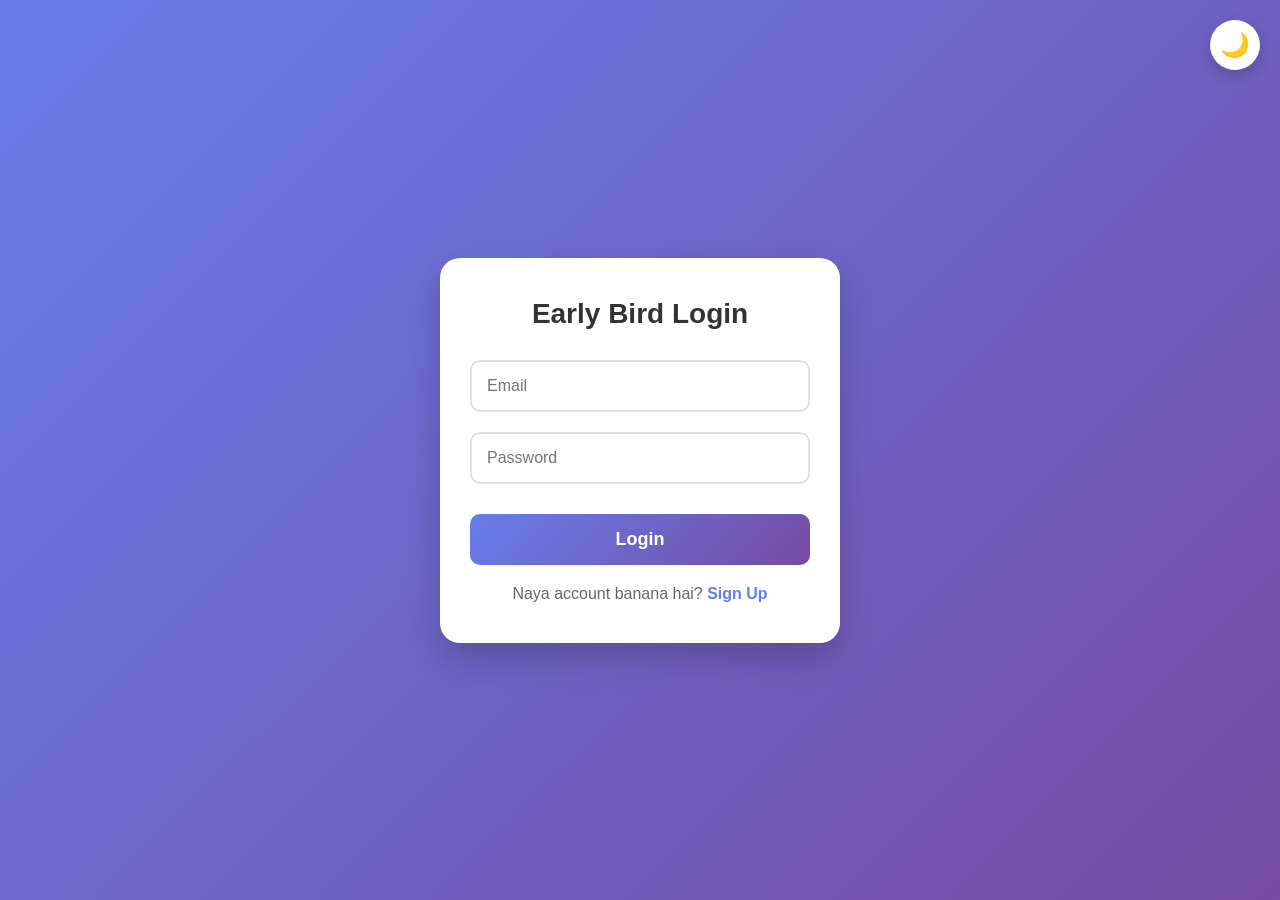
<file: index.html>
<!DOCTYPE html>
<html lang="en">
<head>
  <meta charset="UTF-8">
  <meta name="viewport" content="width=device-width, initial-scale=1.0">
  <title>Early Bird - Login</title>
  <link rel="stylesheet" href="style.css">
</head>
<body>
  <button class="dark-toggle" onclick="toggleDark()">🌙</button>

  <div class="login-card">
    <h2 class="login-title">Early Bird Login</h2>

    <div class="input-group">
      <input type="email" class="input-box" placeholder="Email" id="loginUser">
    </div>

    <div class="input-group">
      <input type="password" class="input-box" placeholder="Password" id="loginPassword">
    </div>

    <button onclick="checkLogin()" class="login-btn">Login</button>

    <p class="signup-text">Naya account banana hai? <a href="signup.html">Sign Up</a></p>
  </div>

  <!-- POPUP -->
  <div class="popup-overlay" id="popup">
    <div class="popup-box">
      <div class="popup-icon" id="popupIcon">⚠️</div>
      <p class="popup-msg" id="popupMsg">Message Yaha Aayega</p>
      <button class="popup-btn" onclick="closePopup()">Thik Hai</button>
    </div>
  </div>

  <!-- LOADER -->
  <div class="loader-overlay" id="loader">
    <div class="spinner"></div>
    <p>Loading...</p>
  </div>

  <script src="script.js"></script>
</body>
</html>
</file>
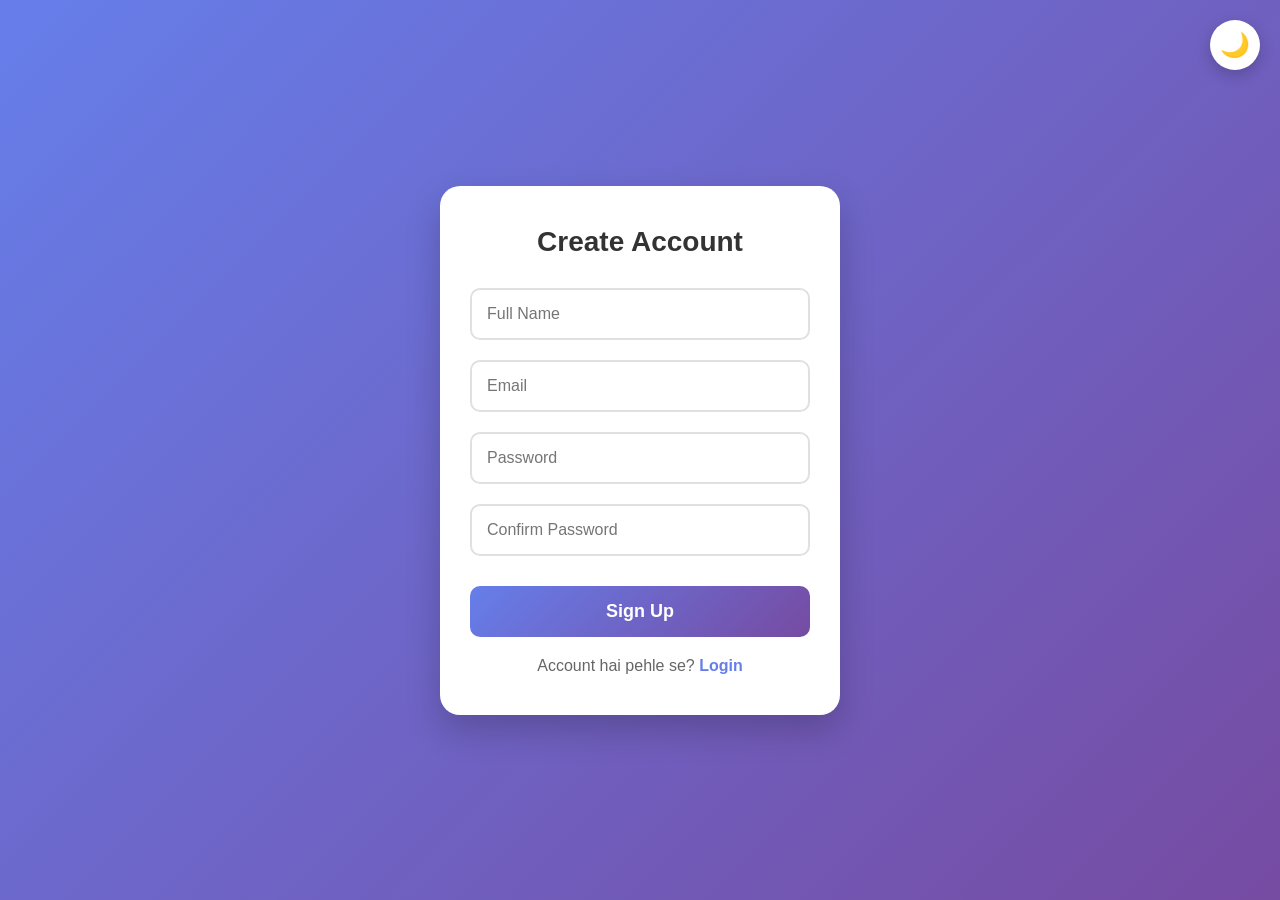
<file: signup.html>
<!DOCTYPE html>
<html lang="en">
<head>
  <meta charset="UTF-8">
  <meta name="viewport" content="width=device-width, initial-scale=1.0">
  <title>Early Bird - Sign Up</title>
  <link rel="stylesheet" href="style.css">
</head>
<body>
  <button class="dark-toggle" onclick="toggleDark()">🌙</button>

  <div class="login-card">
    <h2 class="login-title">Create Account</h2>

    <div class="input-group">
      <input type="text" class="input-box" placeholder="Full Name" id="signupName">
    </div>

    <div class="input-group">
      <input type="email" class="input-box" placeholder="Email" id="signupEmail">
    </div>

    <div class="input-group">
      <input type="password" class="input-box" placeholder="Password" id="signupPassword">
    </div>

    <div class="input-group">
      <input type="password" class="input-box" placeholder="Confirm Password" id="signupConfirmPassword">
    </div>

    <button onclick="saveToFile()" class="login-btn">Sign Up</button>

    <p class="signup-text">Account hai pehle se? <a href="index.html">Login</a></p>
  </div>

  <!-- POPUP -->
  <div class="popup-overlay" id="popup">
    <div class="popup-box">
      <div class="popup-icon" id="popupIcon">⚠️</div>
      <p class="popup-msg" id="popupMsg">Message Yaha Aayega</p>
      <button class="popup-btn" onclick="closePopup()">Thik Hai</button>
    </div>
  </div>

  <!-- LOADER -->
  <div class="loader-overlay" id="loader">
    <div class="spinner"></div>
    <p>Account Bana Rahe Hain...</p>
  </div>

  <script src="script.js"></script>
</body>
</html>
</file>
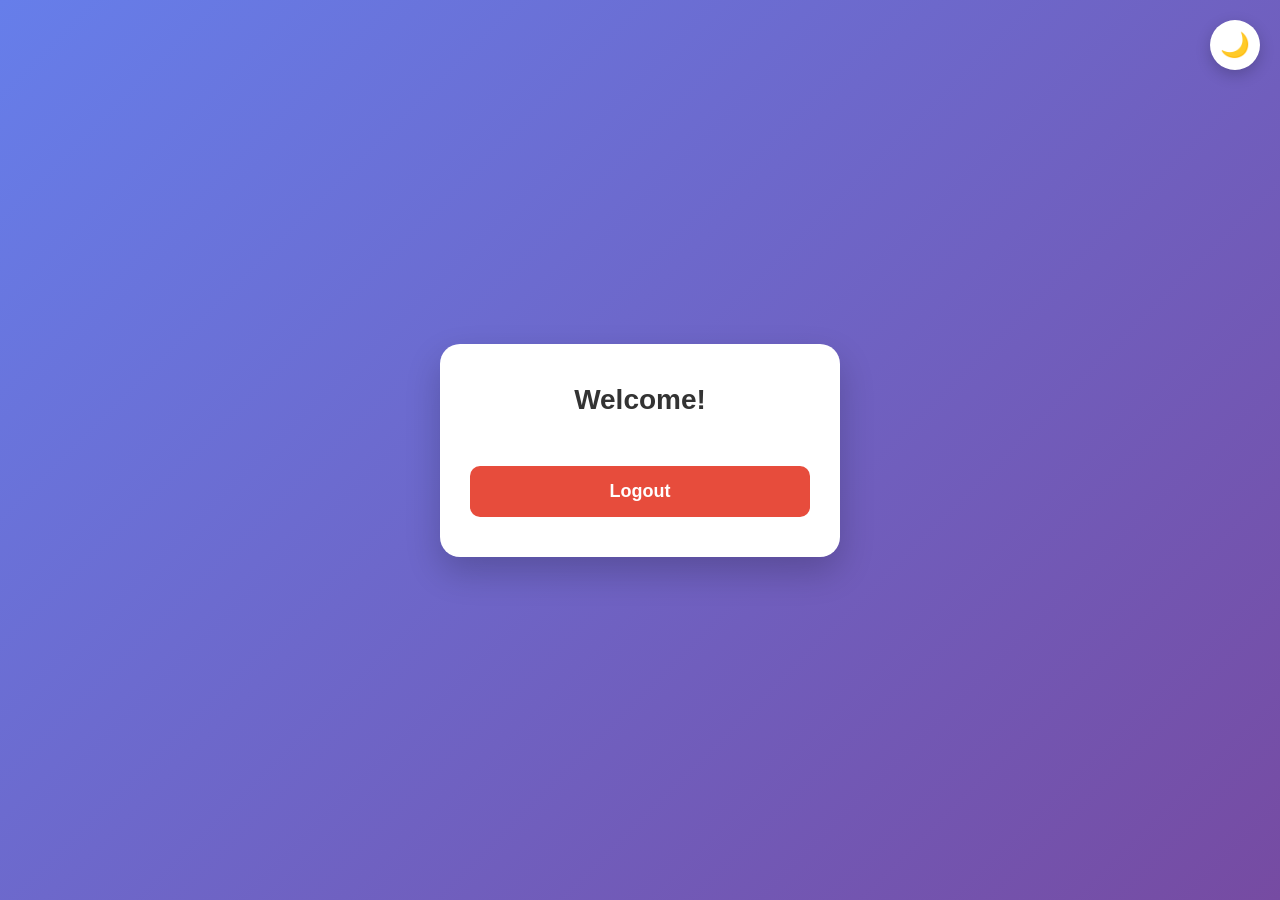
<file: welcome.html>
<!DOCTYPE html>
<html lang="en">
<head>
  <meta charset="UTF-8">
  <meta name="viewport" content="width=device-width, initial-scale=1.0">
  <title>Welcome - Early Bird</title>
  <link rel="stylesheet" href="style.css">
</head>
<body>
  <button class="dark-toggle" onclick="toggleDark()">🌙</button>

  <div class="login-card">
    <h2 class="login-title" id="welcomeText">Welcome!</h2>
    <p class="signup-text" id="userEmail"></p>

    <button onclick="logoutUser()" class="login-btn" style="background: #e74c3c; margin-top: 20px;">Logout</button>
  </div>

  <!-- POPUP -->
  <div class="popup-overlay" id="popup">
    <div class="popup-box">
      <div class="popup-icon" id="popupIcon">⚠️</div>
      <p class="popup-msg" id="popupMsg">Message Yaha Aayega</p>
      <button class="popup-btn" onclick="closePopup()">Thik Hai</button>
    </div>
  </div>

  <script src="script.js"></script>
  <script>
    // Page load pe user ka naam dikhao
    window.addEventListener('load', function() {
      var currentUser = localStorage.getItem("currentUser");
      if (currentUser) {
        var user = JSON.parse(currentUser);
        document.getElementById("welcomeText").innerText = "Welcome, " + user.name + "!";
        document.getElementById("userEmail").innerText = user.email';'
      } else {
        window.location.href = "index.html";
      }
    });
  </script>
</body>
</html>
</file>
<file: style.css>
* {
  margin: 0;
  padding: 0;
  box-sizing: border-box;
  font-family: 'Segoe UI', Tahoma, Geneva, Verdana, sans-serif;
  transition: background 0.3s, color 0.3s;
}

body {
  background: linear-gradient(135deg, #667eea 0%, #764ba2 100%);
  min-height: 100vh;
  display: flex;
  justify-content: center;
  align-items: center;
  padding: 20px;
}

body.dark {
  background: linear-gradient(135deg, #1a1a2e 0%, #16213e 100%);
}

.login-card {
  background: white;
  padding: 40px 30px;
  border-radius: 20px;
  box-shadow: 0 15px 35px rgba(0,0,0,0.2);
  width: 100%;
  max-width: 400px;
  text-align: center;
}

body.dark.login-card {
  background: #0f3460;
  color: white;
}

.login-title {
  font-size: 28px;
  margin-bottom: 30px;
  color: #333;
}

body.dark.login-title {
  color: #fff;
}

.input-group {
  margin-bottom: 20px;
}

.input-box {
  width: 100%;
  padding: 15px;
  border: 2px solid #e0e0e0;
  border-radius: 10px;
  font-size: 16px;
  outline: none;
}

.input-box:focus {
  border-color: #667eea;
}

body.dark.input-box {
  background: #16213e;
  border-color: #0f3460;
  color: white;
}

.login-btn {
  width: 100%;
  padding: 15px;
  background: linear-gradient(135deg, #667eea 0%, #764ba2 100%);
  color: white;
  border: none;
  border-radius: 10px;
  font-size: 18px;
  font-weight: bold;
  cursor: pointer;
  margin-top: 10px;
}

.login-btn:hover {
  opacity: 0.9;
  transform: translateY(-2px);
}

.signup-text {
  margin-top: 20px;
  color: #666;
}

body.dark.signup-text {
  color: #ccc;
}

.signup-text a {
  color: #667eea;
  text-decoration: none;
  font-weight: bold;
}

.dark-toggle {
  position: fixed;
  top: 20px;
  right: 20px;
  background: white;
  border: none;
  width: 50px;
  height: 50px;
  border-radius: 50%;
  font-size: 24px;
  cursor: pointer;
  box-shadow: 0 5px 15px rgba(0,0,0,0.2);
}

body.dark.dark-toggle {
  background: #0f3460;
}

/* POPUP */
.popup-overlay {
  display: none;
  position: fixed;
  top: 0;
  left: 0;
  width: 100%;
  height: 100%;
  background: rgba(0,0,0,0.5);
  justify-content: center;
  align-items: center;
  z-index: 1000;
}

.popup-box {
  background: white;
  padding: 30px;
  border-radius: 15px;
  text-align: center;
  max-width: 300px;
  animation: popIn 0.3s;
}

body.dark.popup-box {
  background: #0f3460;
  color: white;
}

@keyframes popIn {
  from { transform: scale(0.5); opacity: 0; }
  to { transform: scale(1); opacity: 1; }
}

.popup-icon {
  font-size: 50px;
  margin-bottom: 15px;
}

.popup-msg {
  font-size: 16px;
  margin-bottom: 20px;
}

.popup-btn {
  padding: 10px 30px;
  background: #667eea;
  color: white;
  border: none;
  border-radius: 8px;
  cursor: pointer;
}

/* LOADER */
.loader-overlay {
  display: none;
  position: fixed;
  top: 0;
  left: 0;
  width: 100%;
  height: 100%;
  background: rgba(0,0,0,0.7);
  justify-content: center;
  align-items: center;
  flex-direction: column;
  z-index: 2000;
  color: white;
}

.spinner {
  width: 50px;
  height: 50px;
  border: 5px solid #f3f3f3;
  border-top: 5px solid #667eea;
  border-radius: 50%;
  animation: spin 1s linear infinite;
  margin-bottom: 15px;
}

@keyframes spin {
  0% { transform: rotate(0deg); }
  100% { transform: rotate(360deg); }
}
</file>
